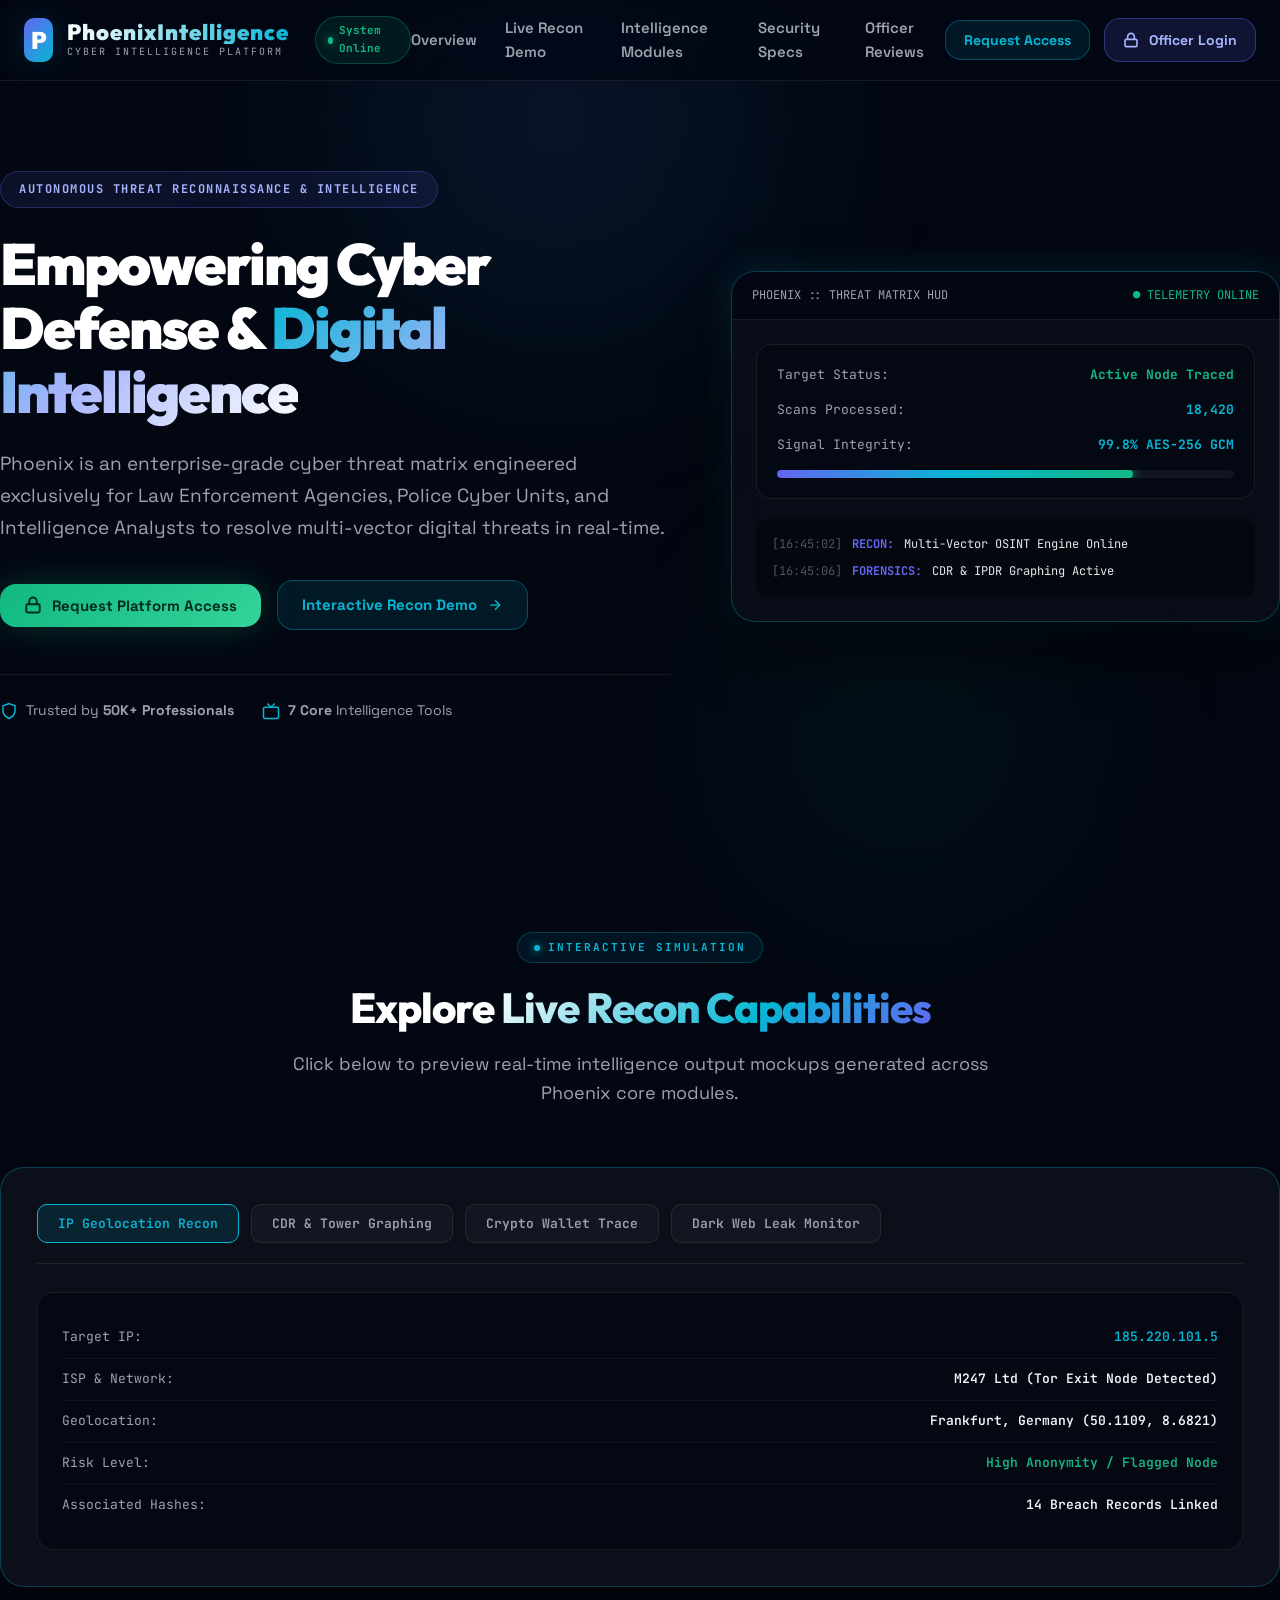
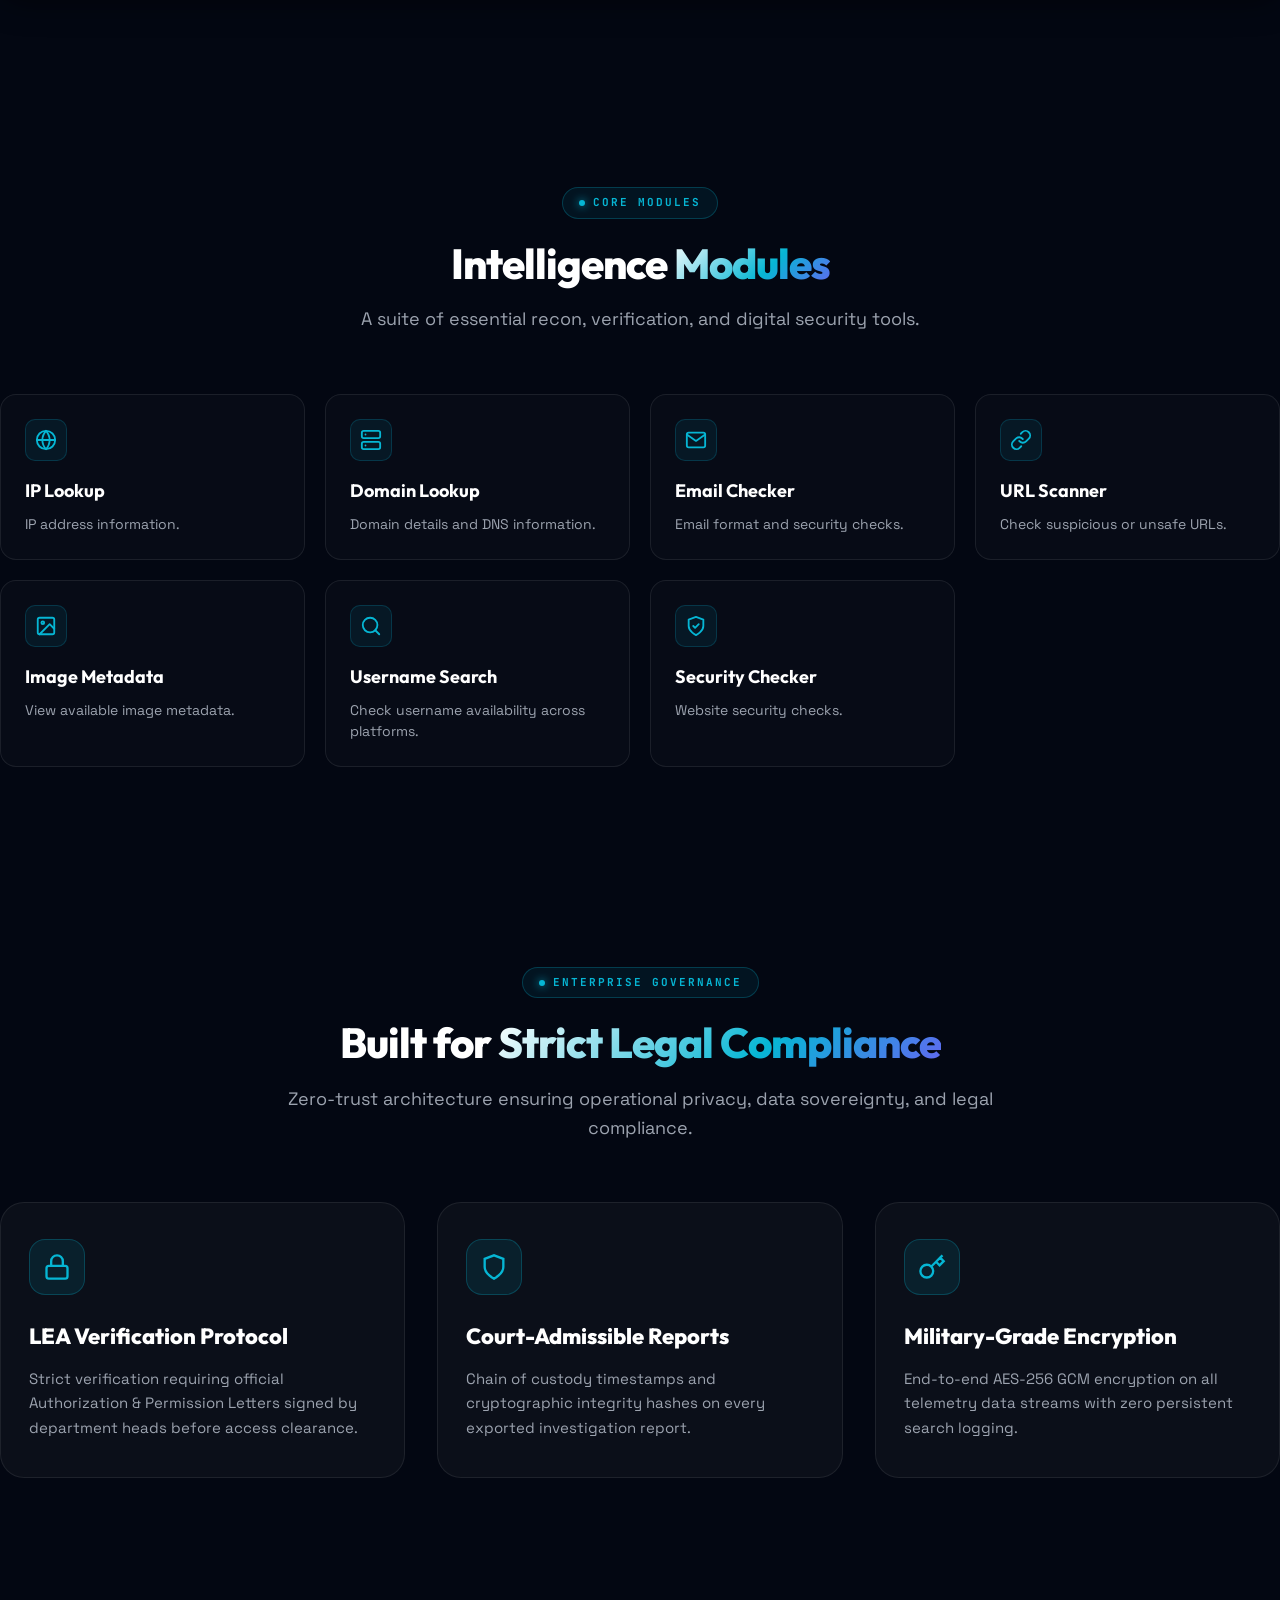
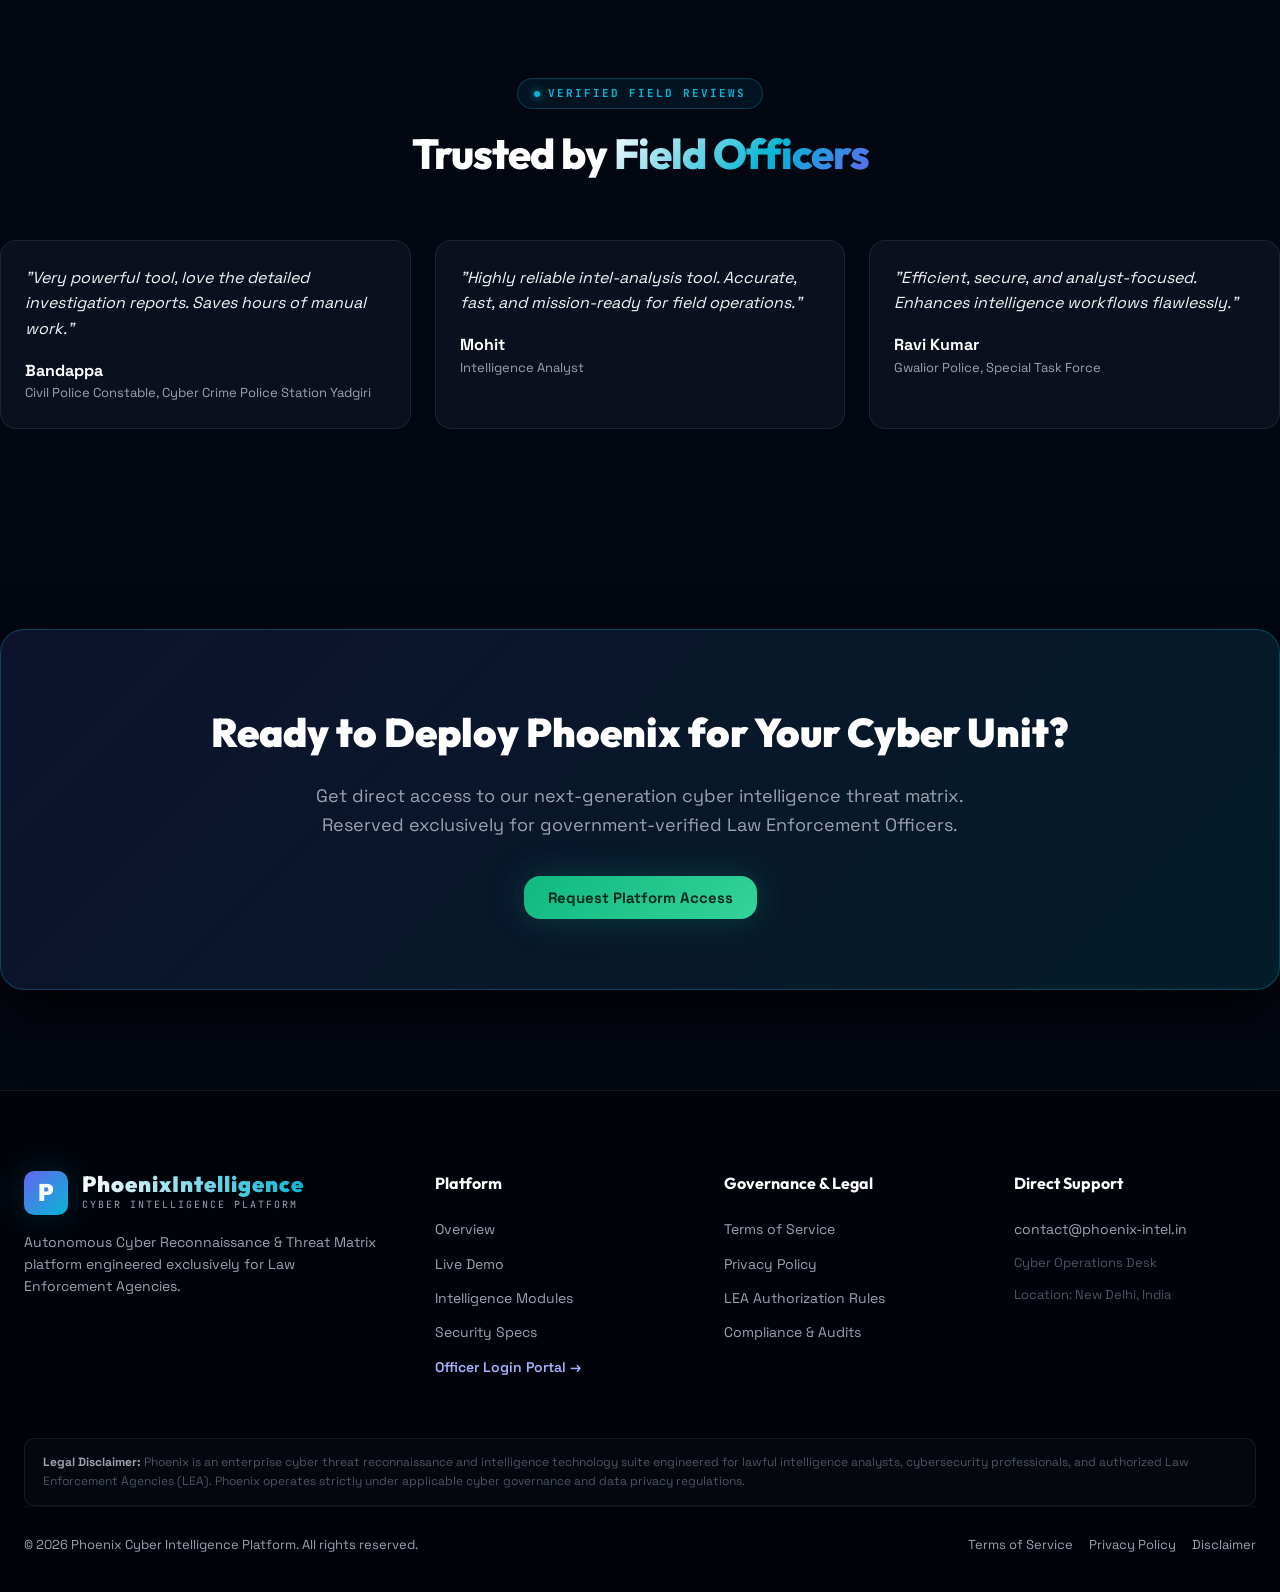
<file: index.html>
<!DOCTYPE html>
<html lang="en">
<head>
  <meta charset="UTF-8">
  <meta name="viewport" content="width=device-width, initial-scale=1.0">
  <meta name="description" content="PhoenixIntelligence — Autonomous Cyber Reconnaissance & Threat Matrix platform for Law Enforcement Agencies, Police Cyber Units, and Intelligence Analysts.">
  <title>PhoenixIntelligence — Next-Gen Cyber Intelligence Platform</title>

  <!-- Google Fonts -->
  <link rel="preconnect" href="https://fonts.googleapis.com">
  <link rel="preconnect" href="https://fonts.gstatic.com" crossorigin>
  <link href="https://fonts.googleapis.com/css2?family=JetBrains+Mono:wght@400;600;700&family=Outfit:wght@600;700;800;900&family=Space+Grotesk:wght@400;500;600;700&display=swap" rel="stylesheet">

  <link rel="stylesheet" href="style.css">
</head>
<body>

  <!-- NAVIGATION BAR -->
  <header class="navbar">
    <div class="container nav-container">
      <a href="#" class="brand-logo">
        <div class="logo-symbol">P</div>
        <div>
          <div class="brand-title">PhoenixIntelligence</div>
          <div class="brand-sub">Cyber Intelligence Platform</div>
        </div>
        <div class="status-badge">
          <span class="pulse-dot"></span>
          <span>System Online</span>
        </div>
      </a>

      <nav class="nav-menu">
        <a href="#home" class="nav-link">Overview</a>
        <a href="#recon-demo" class="nav-link">Live Recon Demo</a>
        <a href="#modules" class="nav-link">Intelligence Modules</a>
        <a href="#security" class="nav-link">Security Specs</a>
        <a href="#reviews" class="nav-link">Officer Reviews</a>
      </nav>

      <div class="nav-actions">
        <button class="btn btn-cyan" data-open-modal style="padding: 10px 18px; font-size: 14px;">
          <span>Request Access</span>
        </button>
        <a href="login.html" class="btn btn-cyan" style="padding: 10px 18px; font-size: 14px; background: rgba(99, 102, 241, 0.15); border-color: rgba(99, 102, 241, 0.4); color: #a5b4fc;">
          <svg width="16" height="16" viewBox="0 0 24 24" fill="none" stroke="currentColor" stroke-width="2.5"><rect x="3" y="11" width="18" height="11" rx="2" ry="2"></rect><path d="M7 11V7a5 5 0 0 1 10 0v4"></path></svg>
          <span>Officer Login</span>
        </a>
      </div>

      <button class="mobile-toggle" aria-label="Toggle Navigation Menu">
        <span></span>
        <span></span>
        <span></span>
      </button>
    </div>

    <!-- Mobile Navigation Drawer -->
    <div class="mobile-drawer">
      <a href="#home" class="nav-link">Overview</a>
      <a href="#recon-demo" class="nav-link">Live Recon Demo</a>
      <a href="#modules" class="nav-link">Intelligence Modules</a>
      <a href="#security" class="nav-link">Security Specs</a>
      <a href="#reviews" class="nav-link">Officer Reviews</a>
      <button class="btn btn-cyan" data-open-modal>
        <span>Request Access</span>
      </button>
      <a href="login.html" class="btn btn-cyan" style="background: rgba(99, 102, 241, 0.15); color: #a5b4fc;">
        <span>Officer Login Portal</span>
      </a>
    </div>
  </header>

  <!-- HERO SECTION -->
  <section id="home" class="container hero-grid">
    <div>
      <div class="hero-pill">
        <span>AUTONOMOUS THREAT RECONNAISSANCE & INTELLIGENCE</span>
      </div>

      <h1 class="hero-heading">
        Empowering Cyber Defense & <span class="gradient-span">Digital Intelligence</span>
      </h1>

      <p class="hero-lead">
        Phoenix is an enterprise-grade cyber threat matrix engineered exclusively for Law Enforcement Agencies, Police Cyber Units, and Intelligence Analysts to resolve multi-vector digital threats in real-time.
      </p>

      <div class="hero-cta-wrap">
        <button class="btn btn-emerald" data-open-modal>
          <svg width="18" height="18" viewBox="0 0 24 24" fill="none" stroke="currentColor" stroke-width="2.5"><rect x="3" y="11" width="18" height="11" rx="2" ry="2"></rect><path d="M7 11V7a5 5 0 0 1 10 0v4"></path></svg>
          <span>Request Platform Access</span>
        </button>

        <a href="#recon-demo" class="btn btn-cyan">
          <span>Interactive Recon Demo</span>
          <svg width="16" height="16" viewBox="0 0 24 24" fill="none" stroke="currentColor" stroke-width="2"><line x1="5" y1="12" x2="19" y2="12"></line><polyline points="12 5 19 12 12 19"></polyline></svg>
        </a>
      </div>

      <div class="hero-proof-bar">
        <div class="proof-badge">
          <svg width="18" height="18" viewBox="0 0 24 24" fill="none" stroke="currentColor" stroke-width="2"><path d="M12 22s8-4 8-10V5l-8-3-8 3v7c0 6 8 10 8 10z"></path></svg>
          <span>Trusted by <strong>50K+ Professionals</strong></span>
        </div>
        <div class="proof-badge">
          <svg width="18" height="18" viewBox="0 0 24 24" fill="none" stroke="currentColor" stroke-width="2"><rect x="2" y="7" width="20" height="15" rx="2" ry="2"></rect><polyline points="17 2 12 7 7 2"></polyline></svg>
          <span><strong>7 Core</strong> Intelligence Tools</span>
        </div>
      </div>
    </div>

    <!-- HERO VISUAL HUD -->
    <div class="hud-wrapper">
      <div class="hud-card">
        <div class="hud-topbar">
          <span>PHOENIX :: THREAT MATRIX HUD</span>
          <span style="color: var(--emerald-cta);">&#9679; TELEMETRY ONLINE</span>
        </div>

        <div class="hud-content">
          <div class="hud-scanner-box">
            <div class="scanner-row">
              <span class="key">Target Status:</span>
              <span class="val emerald">Active Node Traced</span>
            </div>
            <div class="scanner-row">
              <span class="key">Scans Processed:</span>
              <span class="val" id="hudThreats">18,420</span>
            </div>
            <div class="scanner-row">
              <span class="key">Signal Integrity:</span>
              <span class="val">99.8% AES-256 GCM</span>
            </div>

            <div class="radar-gauge">
              <div class="radar-fill"></div>
            </div>
          </div>

          <div class="hud-feed">
            <div class="feed-item">
              <span class="time">[16:45:02]</span>
              <span class="tag">RECON:</span>
              <span class="text">Multi-Vector OSINT Engine Online</span>
            </div>
            <div class="feed-item">
              <span class="time">[16:45:06]</span>
              <span class="tag">FORENSICS:</span>
              <span class="text">CDR & IPDR Graphing Active</span>
            </div>
          </div>
        </div>
      </div>
    </div>
  </section>

  <!-- INTERACTIVE RECON DEMO PANEL -->
  <section id="recon-demo" class="section container">
    <div class="section-header">
      <div class="section-pill">INTERACTIVE SIMULATION</div>
      <h2 class="section-title">Explore <span>Live Recon Capabilities</span></h2>
      <p class="section-subtitle">Click below to preview real-time intelligence output mockups generated across Phoenix core modules.</p>
    </div>

    <div class="demo-matrix-box">
      <div class="demo-tabs">
        <button class="demo-tab-btn active" data-tab="ip">IP Geolocation Recon</button>
        <button class="demo-tab-btn" data-tab="cdr">CDR & Tower Graphing</button>
        <button class="demo-tab-btn" data-tab="crypto">Crypto Wallet Trace</button>
        <button class="demo-tab-btn" data-tab="darkweb">Dark Web Leak Monitor</button>
      </div>

      <div id="demoOutput" class="demo-output-panel">
        <div class="output-row"><span class="output-label">Target IP:</span><span class="output-val cyan">185.220.101.5</span></div>
        <div class="output-row"><span class="output-label">ISP & Network:</span><span class="output-val">M247 Ltd (Tor Exit Node Detected)</span></div>
        <div class="output-row"><span class="output-label">Geolocation:</span><span class="output-val">Frankfurt, Germany (50.1109, 8.6821)</span></div>
        <div class="output-row"><span class="output-label">Risk Level:</span><span class="output-val emerald">High Anonymity / Flagged Node</span></div>
        <div class="output-row"><span class="output-label">Associated Hashes:</span><span class="output-val">14 Breach Records Linked</span></div>
      </div>
    </div>
  </section>

  <!-- CORE MODULES SHOWCASE -->
  <section id="modules" class="section container">
    <div class="section-header">
      <div class="section-pill">CORE MODULES</div>
      <h2 class="section-title">Intelligence <span>Modules</span></h2>
      <p class="section-subtitle">A suite of essential recon, verification, and digital security tools.</p>
    </div>

    <div class="modules-grid">
      <!-- 1. IP Lookup -->
      <div class="module-card">
        <div class="module-icon">
          <svg width="22" height="22" viewBox="0 0 24 24" fill="none" stroke="currentColor" stroke-width="2" stroke-linecap="round" stroke-linejoin="round"><circle cx="12" cy="12" r="10"></circle><line x1="2" y1="12" x2="22" y2="12"></line><path d="M12 2a15.3 15.3 0 0 1 4 10 15.3 15.3 0 0 1-4 10 15.3 15.3 0 0 1-4-10 15.3 15.3 0 0 1 4-10z"></path></svg>
        </div>
        <h3 class="module-title">IP Lookup</h3>
        <p class="module-desc">IP address information.</p>
      </div>

      <!-- 2. Domain Lookup -->
      <div class="module-card">
        <div class="module-icon">
          <svg width="22" height="22" viewBox="0 0 24 24" fill="none" stroke="currentColor" stroke-width="2" stroke-linecap="round" stroke-linejoin="round"><rect x="2" y="2" width="20" height="8" rx="2" ry="2"></rect><rect x="2" y="14" width="20" height="8" rx="2" ry="2"></rect><line x1="6" y1="6" x2="6.01" y2="6"></line><line x1="6" y1="18" x2="6.01" y2="18"></line></svg>
        </div>
        <h3 class="module-title">Domain Lookup</h3>
        <p class="module-desc">Domain details and DNS information.</p>
      </div>

      <!-- 3. Email Checker -->
      <div class="module-card">
        <div class="module-icon">
          <svg width="22" height="22" viewBox="0 0 24 24" fill="none" stroke="currentColor" stroke-width="2" stroke-linecap="round" stroke-linejoin="round"><path d="M4 4h16c1.1 0 2 .9 2 2v12c0 1.1-.9 2-2 2H4c-1.1 0-2-.9-2-2V6c0-1.1.9-2 2-2z"></path><polyline points="22,6 12,13 2,6"></polyline></svg>
        </div>
        <h3 class="module-title">Email Checker</h3>
        <p class="module-desc">Email format and security checks.</p>
      </div>

      <!-- 4. URL Scanner -->
      <div class="module-card">
        <div class="module-icon">
          <svg width="22" height="22" viewBox="0 0 24 24" fill="none" stroke="currentColor" stroke-width="2" stroke-linecap="round" stroke-linejoin="round"><path d="M10 13a5 5 0 0 0 7.54.54l3-3a5 5 0 0 0-7.07-7.07l-1.72 1.71"></path><path d="M14 11a5 5 0 0 0-7.54-.54l-3 3a5 5 0 0 0 7.07 7.07l1.71-1.71"></path></svg>
        </div>
        <h3 class="module-title">URL Scanner</h3>
        <p class="module-desc">Check suspicious or unsafe URLs.</p>
      </div>

      <!-- 5. Image Metadata -->
      <div class="module-card">
        <div class="module-icon">
          <svg width="22" height="22" viewBox="0 0 24 24" fill="none" stroke="currentColor" stroke-width="2" stroke-linecap="round" stroke-linejoin="round"><rect x="3" y="3" width="18" height="18" rx="2" ry="2"></rect><circle cx="8.5" cy="8.5" r="1.5"></circle><polyline points="21 15 16 10 5 21"></polyline></svg>
        </div>
        <h3 class="module-title">Image Metadata</h3>
        <p class="module-desc">View available image metadata.</p>
      </div>

      <!-- 6. Username Search -->
      <div class="module-card">
        <div class="module-icon">
          <svg width="22" height="22" viewBox="0 0 24 24" fill="none" stroke="currentColor" stroke-width="2" stroke-linecap="round" stroke-linejoin="round"><circle cx="11" cy="11" r="8"></circle><line x1="21" y1="21" x2="16.65" y2="16.65"></line></svg>
        </div>
        <h3 class="module-title">Username Search</h3>
        <p class="module-desc">Check username availability across platforms.</p>
      </div>

      <!-- 7. Security Checker -->
      <div class="module-card">
        <div class="module-icon">
          <svg width="22" height="22" viewBox="0 0 24 24" fill="none" stroke="currentColor" stroke-width="2" stroke-linecap="round" stroke-linejoin="round"><path d="M12 22s8-4 8-10V5l-8-3-8 3v7c0 6 8 10 8 10z"></path><polyline points="9 12 11 14 15 10"></polyline></svg>
        </div>
        <h3 class="module-title">Security Checker</h3>
        <p class="module-desc">Website security checks.</p>
      </div>
    </div>
  </section>

  <!-- SECURITY & CLEARANCE GRID -->
  <section id="security" class="section container">
    <div class="section-header">
      <div class="section-pill">ENTERPRISE GOVERNANCE</div>
      <h2 class="section-title">Built for <span>Strict Legal Compliance</span></h2>
      <p class="section-subtitle">Zero-trust architecture ensuring operational privacy, data sovereignty, and legal compliance.</p>
    </div>

    <div class="security-grid">
      <div class="security-card">
        <div class="security-icon">
          <svg width="28" height="28" viewBox="0 0 24 24" fill="none" stroke="currentColor" stroke-width="2"><rect x="3" y="11" width="18" height="11" rx="2" ry="2"></rect><path d="M7 11V7a5 5 0 0 1 10 0v4"></path></svg>
        </div>
        <h3 class="security-title">LEA Verification Protocol</h3>
        <p class="security-desc">Strict verification requiring official Authorization & Permission Letters signed by department heads before access clearance.</p>
      </div>

      <div class="security-card">
        <div class="security-icon">
          <svg width="28" height="28" viewBox="0 0 24 24" fill="none" stroke="currentColor" stroke-width="2"><path d="M12 22s8-4 8-10V5l-8-3-8 3v7c0 6 8 10 8 10z"></path></svg>
        </div>
        <h3 class="security-title">Court-Admissible Reports</h3>
        <p class="security-desc">Chain of custody timestamps and cryptographic integrity hashes on every exported investigation report.</p>
      </div>

      <div class="security-card">
        <div class="security-icon">
          <svg width="28" height="28" viewBox="0 0 24 24" fill="none" stroke="currentColor" stroke-width="2"><path d="M21 2l-2 2m-7.61 7.61a5.5 5.5 0 1 1-7.778 7.778 5.5 5.5 0 0 1 7.777-7.777zm0 0L15.5 7.5m0 0l3 3L22 7l-3-3m-3.5 3.5L19 4"></path></svg>
        </div>
        <h3 class="security-title">Military-Grade Encryption</h3>
        <p class="security-desc">End-to-end AES-256 GCM encryption on all telemetry data streams with zero persistent search logging.</p>
      </div>
    </div>
  </section>

  <!-- REVIEWS SECTION -->
  <section id="reviews" class="section container">
    <div class="section-header">
      <div class="section-pill">VERIFIED FIELD REVIEWS</div>
      <h2 class="section-title">Trusted by <span>Field Officers</span></h2>
    </div>

    <div style="display: grid; grid-template-columns: repeat(auto-fit, minmax(300px, 1fr)); gap: 24px;">
      <div style="background: var(--bg-card); border: 1px solid var(--border-subtle); border-radius: var(--radius-md); padding: 24px;">
        <p style="color: var(--text-main); font-style: italic; margin-bottom: 16px;">"Very powerful tool, love the detailed investigation reports. Saves hours of manual work."</p>
        <div style="font-weight: 700; color: #fff;">Bandappa</div>
        <div style="font-size: 13px; color: var(--text-muted);">Civil Police Constable, Cyber Crime Police Station Yadgiri</div>
      </div>

      <div style="background: var(--bg-card); border: 1px solid var(--border-subtle); border-radius: var(--radius-md); padding: 24px;">
        <p style="color: var(--text-main); font-style: italic; margin-bottom: 16px;">"Highly reliable intel-analysis tool. Accurate, fast, and mission-ready for field operations."</p>
        <div style="font-weight: 700; color: #fff;">Mohit</div>
        <div style="font-size: 13px; color: var(--text-muted);">Intelligence Analyst</div>
      </div>

      <div style="background: var(--bg-card); border: 1px solid var(--border-subtle); border-radius: var(--radius-md); padding: 24px;">
        <p style="color: var(--text-main); font-style: italic; margin-bottom: 16px;">"Efficient, secure, and analyst-focused. Enhances intelligence workflows flawlessly."</p>
        <div style="font-weight: 700; color: #fff;">Ravi Kumar</div>
        <div style="font-size: 13px; color: var(--text-muted);">Gwalior Police, Special Task Force</div>
      </div>
    </div>
  </section>

  <!-- CTA BANNER -->
  <section class="section container">
    <div class="cta-box">
      <h2 class="cta-heading">Ready to Deploy Phoenix for Your Cyber Unit?</h2>
      <p class="cta-sub">Get direct access to our next-generation cyber intelligence threat matrix. Reserved exclusively for government-verified Law Enforcement Officers.</p>

      <div class="cta-buttons-row">
        <button class="btn btn-emerald" data-open-modal>
          <span>Request Platform Access</span>
        </button>

      </div>
    </div>
  </section>

  <!-- MODAL -->
  <div id="accessModal" class="modal-overlay">
    <div class="modal-content-card">
      <span class="modal-close-btn" data-close-modal>&times;</span>
      <h3 style="font-family: var(--font-display); font-size: 24px; color: #fff; margin-bottom: 8px;">Request Platform Clearance</h3>
      <p style="color: var(--text-muted); font-size: 14px; margin-bottom: 20px;">Official authorization letter signed by a competent officer is required for account activation.</p>

      <form id="modalForm">
        <div class="form-group">
          <label class="form-label">Officer Full Name</label>
          <input type="text" class="form-input" placeholder="e.g. Insp. Rajesh Sharma" required>
        </div>
        <div class="form-group">
          <label class="form-label">Department / Unit</label>
          <input type="text" class="form-input" placeholder="Cyber Cell / STF" required>
        </div>
        <div class="form-group">
          <label class="form-label">Official Email Address</label>
          <input type="email" class="form-input" placeholder="officer@gov.in" required>
        </div>
        <div class="form-group">
          <label class="form-label">Official Contact Number</label>
          <input type="tel" class="form-input" placeholder="+91 XXXXX XXXXX" required>
        </div>
        <button type="submit" class="btn btn-emerald" style="width: 100%; margin-top: 10px;">
          <span>Submit Request</span>
        </button>
      </form>
    </div>
  </div>

  <!-- FOOTER -->
  <footer class="footer">
    <div class="container">
      <div class="footer-grid">
        <div class="footer-brand">
          <a href="#" class="brand-logo">
            <div class="logo-symbol">P</div>
            <div>
              <div class="brand-title">PhoenixIntelligence</div>
              <div class="brand-sub">Cyber Intelligence Platform</div>
            </div>
          </a>
          <p>Autonomous Cyber Reconnaissance & Threat Matrix platform engineered exclusively for Law Enforcement Agencies.</p>
        </div>

        <div>
          <h4 class="footer-title">Platform</h4>
          <div class="footer-links-list">
            <a href="#home">Overview</a>
            <a href="#recon-demo">Live Demo</a>
            <a href="#modules">Intelligence Modules</a>
            <a href="#security">Security Specs</a>
            <a href="login.html" style="color: #a5b4fc; font-weight: 600;">Officer Login Portal &rarr;</a>
          </div>
        </div>

        <div>
          <h4 class="footer-title">Governance & Legal</h4>
          <div class="footer-links-list">
            <a href="terms.html">Terms of Service</a>
            <a href="privacy.html">Privacy Policy</a>
            <a href="terms.html#lea-rules">LEA Authorization Rules</a>
            <a href="privacy.html#compliance">Compliance & Audits</a>
          </div>
        </div>

        <div>
          <h4 class="footer-title">Direct Support</h4>
          <div class="footer-links-list">
            <a href="mailto:contact@phoenix-intel.in">contact@phoenix-intel.in</a>
            <span style="color: var(--text-dim); font-size: 13px;">Cyber Operations Desk</span>
            <span style="color: var(--text-dim); font-size: 13px;">Location: New Delhi, India</span>
          </div>
        </div>
      </div>

      <div style="margin-top: 32px; padding: 14px 18px; background: rgba(255, 255, 255, 0.02); border: 1px solid var(--border-subtle); border-radius: var(--radius-sm); font-size: 12px; color: var(--text-dim); line-height: 1.6;">
        <strong style="color: var(--text-muted);">Legal Disclaimer:</strong> Phoenix is an enterprise cyber threat reconnaissance and intelligence technology suite engineered for lawful intelligence analysts, cybersecurity professionals, and authorized Law Enforcement Agencies (LEA). Phoenix operates strictly under applicable cyber governance and data privacy regulations.
      </div>

      <div class="footer-bottom-bar">
        <div>&copy; 2026 Phoenix Cyber Intelligence Platform. All rights reserved.</div>
        <div style="display: flex; gap: 16px;">
          <a href="terms.html" style="color: var(--text-muted);">Terms of Service</a>
          <a href="privacy.html" style="color: var(--text-muted);">Privacy Policy</a>
          <a href="terms.html#disclaimer" style="color: var(--text-muted);">Disclaimer</a>
        </div>
      </div>
    </div>
  </footer>

  <script src="script.js"></script>
</body>
</html>
</file>
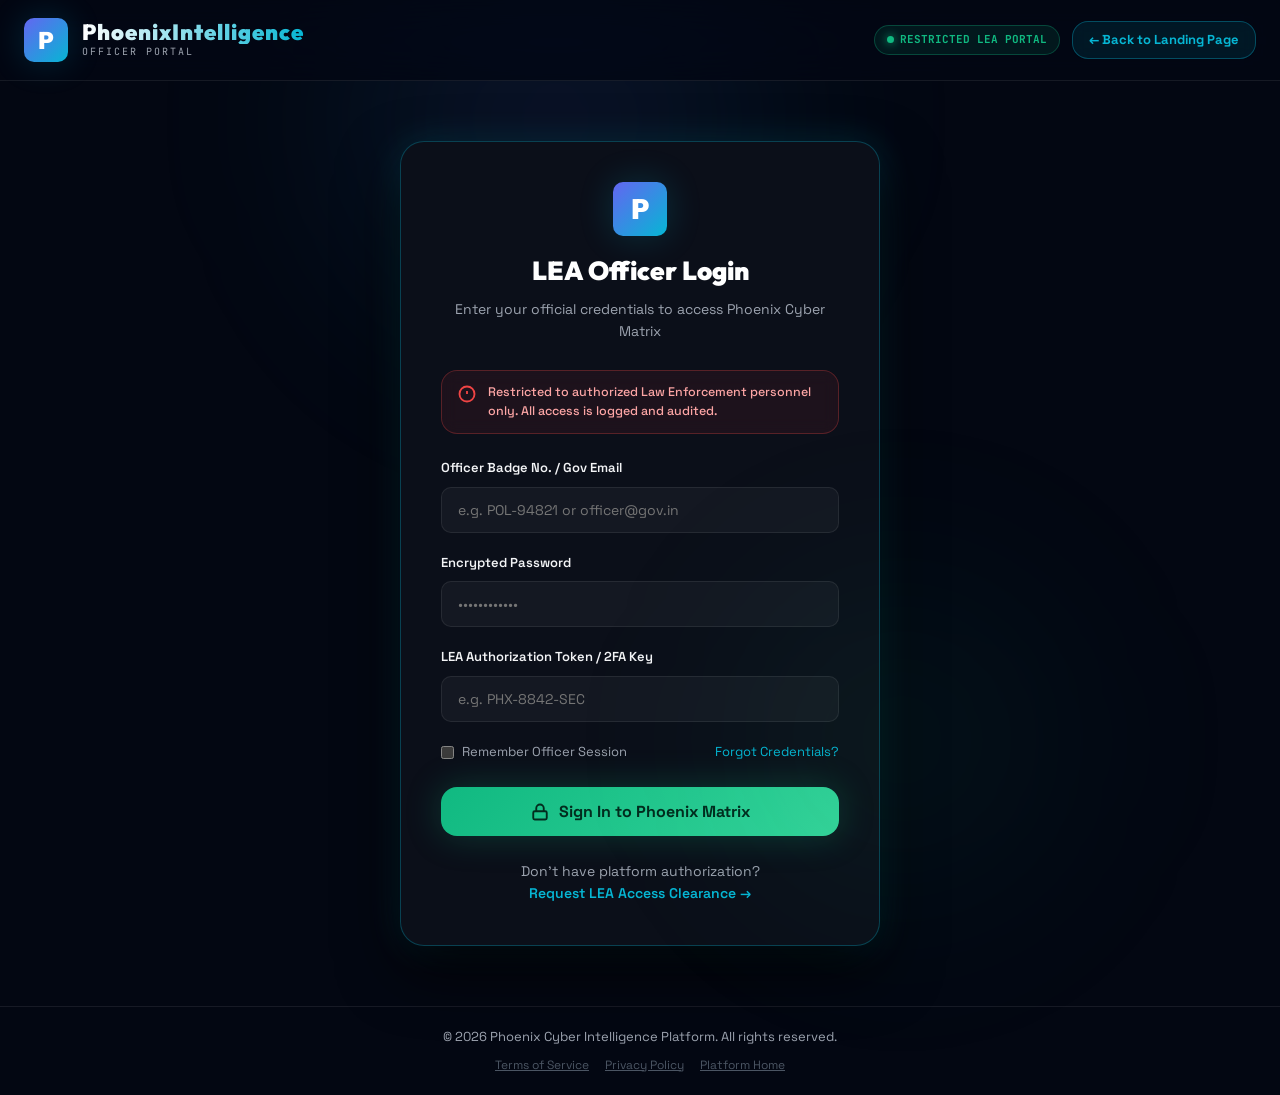
<file: login.html>
<!DOCTYPE html>
<html lang="en">
<head>
  <meta charset="UTF-8">
  <meta name="viewport" content="width=device-width, initial-scale=1.0">
  <meta name="description" content="PhoenixIntelligence LEA Portal — Restricted Officer Login & Verification.">
  <title>PhoenixIntelligence — Officer Portal Login</title>

  <!-- Google Fonts -->
  <link rel="preconnect" href="https://fonts.googleapis.com">
  <link rel="preconnect" href="https://fonts.gstatic.com" crossorigin>
  <link href="https://fonts.googleapis.com/css2?family=JetBrains+Mono:wght@400;600;700&family=Outfit:wght@600;700;800;900&family=Space+Grotesk:wght@400;500;600;700&display=swap" rel="stylesheet">

  <link rel="stylesheet" href="style.css">
</head>
<body class="login-body">

  <!-- Minimal Header -->
  <header class="navbar" style="border-bottom: 1px solid var(--border-subtle);">
    <div class="container nav-container" style="justify-content: space-between;">
      <a href="index.html" class="brand-logo">
        <div class="logo-symbol">P</div>
        <div>
          <div class="brand-title">PhoenixIntelligence</div>
          <div class="brand-sub">Officer Portal</div>
        </div>
      </a>

      <div style="display: flex; align-items: center; gap: 12px;">
        <span class="status-badge">
          <span class="pulse-dot"></span>
          <span>RESTRICTED LEA PORTAL</span>
        </span>
        <a href="index.html" class="btn btn-cyan" style="padding: 8px 16px; font-size: 13px;">
          &larr; Back to Landing Page
        </a>
      </div>
    </div>
  </header>

  <!-- Login Main Container -->
  <main class="login-container">
    <div class="login-card">
      <div class="login-brand">
        <div class="logo-symbol">P</div>
        <h2 class="login-title">LEA Officer Login</h2>
        <p class="login-subtitle">Enter your official credentials to access Phoenix Cyber Matrix</p>
      </div>

      <div class="login-security-notice">
        <svg width="18" height="18" viewBox="0 0 24 24" fill="none" stroke="currentColor" stroke-width="2.5"><circle cx="12" cy="12" r="10"></circle><line x1="12" y1="8" x2="12" y2="12"></line><line x1="12" y1="16" x2="12.01" y2="16"></line></svg>
        <span>Restricted to authorized Law Enforcement personnel only. All access is logged and audited.</span>
      </div>

      <form id="loginForm">
        <div class="form-row">
          <label for="officerId">Officer Badge No. / Gov Email</label>
          <input type="text" id="officerId" placeholder="e.g. POL-94821 or officer@gov.in" required>
        </div>

        <div class="form-row">
          <label for="password">Encrypted Password</label>
          <input type="password" id="password" placeholder="••••••••••••" required>
        </div>

        <div class="form-row">
          <label for="authKey">LEA Authorization Token / 2FA Key</label>
          <input type="text" id="authKey" placeholder="e.g. PHX-8842-SEC" required>
        </div>

        <div class="login-options">
          <label style="display: flex; align-items: center; gap: 8px; cursor: pointer;">
            <input type="checkbox" style="width: auto;">
            <span>Remember Officer Session</span>
          </label>
          <a href="#" onclick="alert('For security verification or password resets, please contact your LEA Nodal Officer or Security Support.'); return false;">Forgot Credentials?</a>
        </div>

        <button type="submit" class="btn btn-emerald btn-login">
          <svg width="18" height="18" viewBox="0 0 24 24" fill="none" stroke="currentColor" stroke-width="2.5"><rect x="3" y="11" width="18" height="11" rx="2" ry="2"></rect><path d="M7 11V7a5 5 0 0 1 10 0v4"></path></svg>
          <span>Sign In to Phoenix Matrix</span>
        </button>
      </form>

      <div class="login-back-link">
        Don't have platform authorization? <br>
        <a href="index.html#contactModal" onclick="window.location.href='index.html'; return false;">Request LEA Access Clearance &rarr;</a>
      </div>
    </div>
  </main>

  <!-- Login Footer -->
  <footer style="padding: 20px 0; text-align: center; color: var(--text-muted); font-size: 13px; border-top: 1px solid var(--border-subtle);">
    <div class="container" style="display: flex; flex-direction: column; align-items: center; gap: 8px;">
      <div>&copy; 2026 Phoenix Cyber Intelligence Platform. All rights reserved.</div>
      <div style="display: flex; gap: 16px; font-size: 12px;">
        <a href="terms.html" style="color: var(--text-dim); text-decoration: underline;">Terms of Service</a>
        <a href="privacy.html" style="color: var(--text-dim); text-decoration: underline;">Privacy Policy</a>
        <a href="index.html" style="color: var(--text-dim); text-decoration: underline;">Platform Home</a>
      </div>
    </div>
  </footer>

  <script src="script.js"></script>
</body>
</html>
</file>
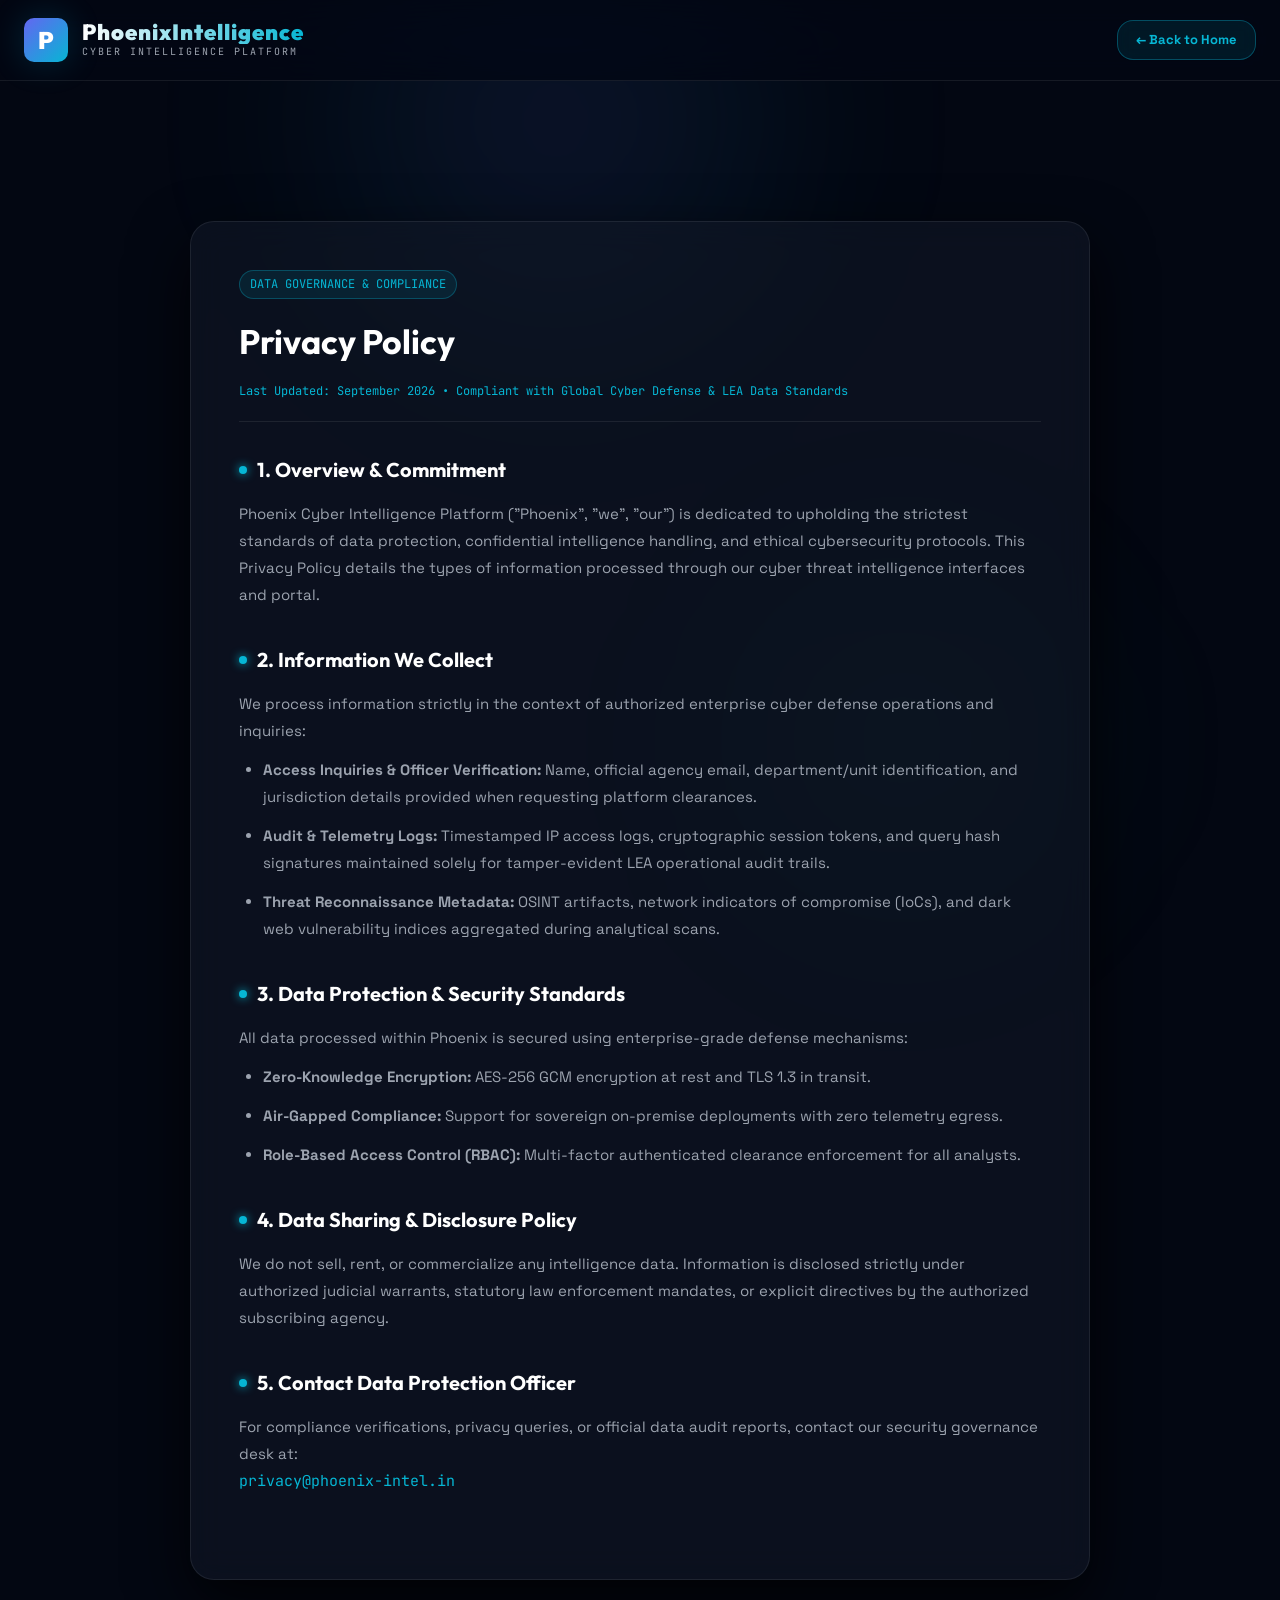
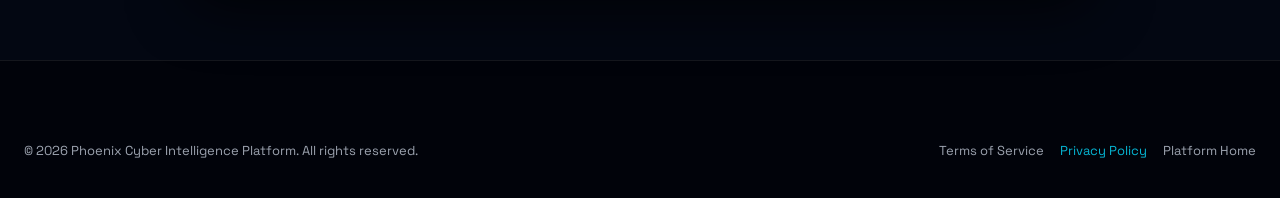
<file: privacy.html>
<!DOCTYPE html>
<html lang="en">
<head>
  <meta charset="UTF-8">
  <meta name="viewport" content="width=device-width, initial-scale=1.0">
  <meta name="description" content="PhoenixIntelligence Cyber Intelligence Platform — Privacy Policy & Data Governance.">
  <title>Privacy Policy — PhoenixIntelligence Cyber Intelligence Platform</title>

  <!-- Google Fonts -->
  <link rel="preconnect" href="https://fonts.googleapis.com">
  <link rel="preconnect" href="https://fonts.gstatic.com" crossorigin>
  <link href="https://fonts.googleapis.com/css2?family=JetBrains+Mono:wght@400;600;700&family=Outfit:wght@600;700;800;900&family=Space+Grotesk:wght@400;500;600;700&display=swap" rel="stylesheet">

  <link rel="stylesheet" href="style.css">
  <style>
    .legal-page {
      padding: 140px 0 80px;
      min-height: 100vh;
    }
    .legal-content {
      background: var(--bg-card);
      border: 1px solid var(--border-subtle);
      border-radius: var(--radius-lg);
      padding: 48px;
      backdrop-filter: blur(16px);
      box-shadow: var(--shadow-lg);
      max-width: 900px;
      margin: 0 auto;
    }
    .legal-content h1 {
      font-family: var(--font-display);
      font-size: 34px;
      margin-bottom: 12px;
      color: #ffffff;
    }
    .legal-meta {
      font-family: var(--font-mono);
      font-size: 12px;
      color: var(--cyan-accent);
      margin-bottom: 32px;
      padding-bottom: 20px;
      border-bottom: 1px solid var(--border-subtle);
    }
    .legal-section {
      margin-bottom: 36px;
    }
    .legal-section h2 {
      font-family: var(--font-display);
      font-size: 20px;
      color: #ffffff;
      margin-bottom: 14px;
      display: flex;
      align-items: center;
      gap: 10px;
    }
    .legal-section h2::before {
      content: '';
      display: inline-block;
      width: 8px;
      height: 8px;
      border-radius: 50%;
      background: var(--cyan-accent);
      box-shadow: 0 0 10px var(--cyan-accent);
    }
    .legal-section p, .legal-section li {
      color: var(--text-muted);
      font-size: 15px;
      line-height: 1.8;
      margin-bottom: 12px;
    }
    .legal-section ul {
      padding-left: 24px;
      margin-bottom: 16px;
    }
    .legal-badge {
      display: inline-block;
      padding: 4px 10px;
      background: rgba(6, 182, 212, 0.1);
      border: 1px solid rgba(6, 182, 212, 0.3);
      border-radius: var(--radius-full);
      color: var(--cyan-accent);
      font-size: 12px;
      font-family: var(--font-mono);
      margin-bottom: 16px;
    }
  </style>
</head>
<body>

  <!-- Navigation Bar -->
  <header class="navbar">
    <div class="container nav-container">
      <a href="index.html" class="brand-logo">
        <div class="logo-symbol">P</div>
        <div>
          <div class="brand-title">PhoenixIntelligence</div>
          <div class="brand-sub">Cyber Intelligence Platform</div>
        </div>
      </a>

      <div class="nav-actions">
        <a href="index.html" class="btn btn-cyan" style="padding: 9px 18px; font-size: 13px;">
          <span>&larr; Back to Home</span>
        </a>
      </div>
    </div>
  </header>

  <!-- Legal Body -->
  <main class="legal-page">
    <div class="container">
      <div class="legal-content">
        <span class="legal-badge">DATA GOVERNANCE & COMPLIANCE</span>
        <h1>Privacy Policy</h1>
        <div class="legal-meta">Last Updated: September 2026 &bull; Compliant with Global Cyber Defense & LEA Data Standards</div>

        <div class="legal-section">
          <h2>1. Overview & Commitment</h2>
          <p>
            Phoenix Cyber Intelligence Platform ("Phoenix", "we", "our") is dedicated to upholding the strictest standards of data protection, confidential intelligence handling, and ethical cybersecurity protocols. This Privacy Policy details the types of information processed through our cyber threat intelligence interfaces and portal.
          </p>
        </div>

        <div class="legal-section">
          <h2>2. Information We Collect</h2>
          <p>We process information strictly in the context of authorized enterprise cyber defense operations and inquiries:</p>
          <ul>
            <li><strong>Access Inquiries & Officer Verification:</strong> Name, official agency email, department/unit identification, and jurisdiction details provided when requesting platform clearances.</li>
            <li><strong>Audit & Telemetry Logs:</strong> Timestamped IP access logs, cryptographic session tokens, and query hash signatures maintained solely for tamper-evident LEA operational audit trails.</li>
            <li><strong>Threat Reconnaissance Metadata:</strong> OSINT artifacts, network indicators of compromise (IoCs), and dark web vulnerability indices aggregated during analytical scans.</li>
          </ul>
        </div>

        <div class="legal-section" id="compliance">
          <h2>3. Data Protection & Security Standards</h2>
          <p>
            All data processed within Phoenix is secured using enterprise-grade defense mechanisms:
          </p>
          <ul>
            <li><strong>Zero-Knowledge Encryption:</strong> AES-256 GCM encryption at rest and TLS 1.3 in transit.</li>
            <li><strong>Air-Gapped Compliance:</strong> Support for sovereign on-premise deployments with zero telemetry egress.</li>
            <li><strong>Role-Based Access Control (RBAC):</strong> Multi-factor authenticated clearance enforcement for all analysts.</li>
          </ul>
        </div>

        <div class="legal-section">
          <h2>4. Data Sharing & Disclosure Policy</h2>
          <p>
            We do not sell, rent, or commercialize any intelligence data. Information is disclosed strictly under authorized judicial warrants, statutory law enforcement mandates, or explicit directives by the authorized subscribing agency.
          </p>
        </div>

        <div class="legal-section">
          <h2>5. Contact Data Protection Officer</h2>
          <p>
            For compliance verifications, privacy queries, or official data audit reports, contact our security governance desk at:
            <br>
            <a href="mailto:privacy@phoenix-intel.in" style="color: var(--cyan-accent); font-family: var(--font-mono);">privacy@phoenix-intel.in</a>
          </p>
        </div>
      </div>
    </div>
  </main>

  <!-- Footer -->
  <footer class="footer">
    <div class="container">
      <div class="footer-bottom-bar" style="border: none; padding-top: 0;">
        <div>&copy; 2026 Phoenix Cyber Intelligence Platform. All rights reserved.</div>
        <div style="display: flex; gap: 16px;">
          <a href="terms.html" style="color: var(--text-muted);">Terms of Service</a>
          <a href="privacy.html" style="color: var(--cyan-accent);">Privacy Policy</a>
          <a href="index.html" style="color: var(--text-muted);">Platform Home</a>
        </div>
      </div>
    </div>
  </footer>

</body>
</html>
</file>
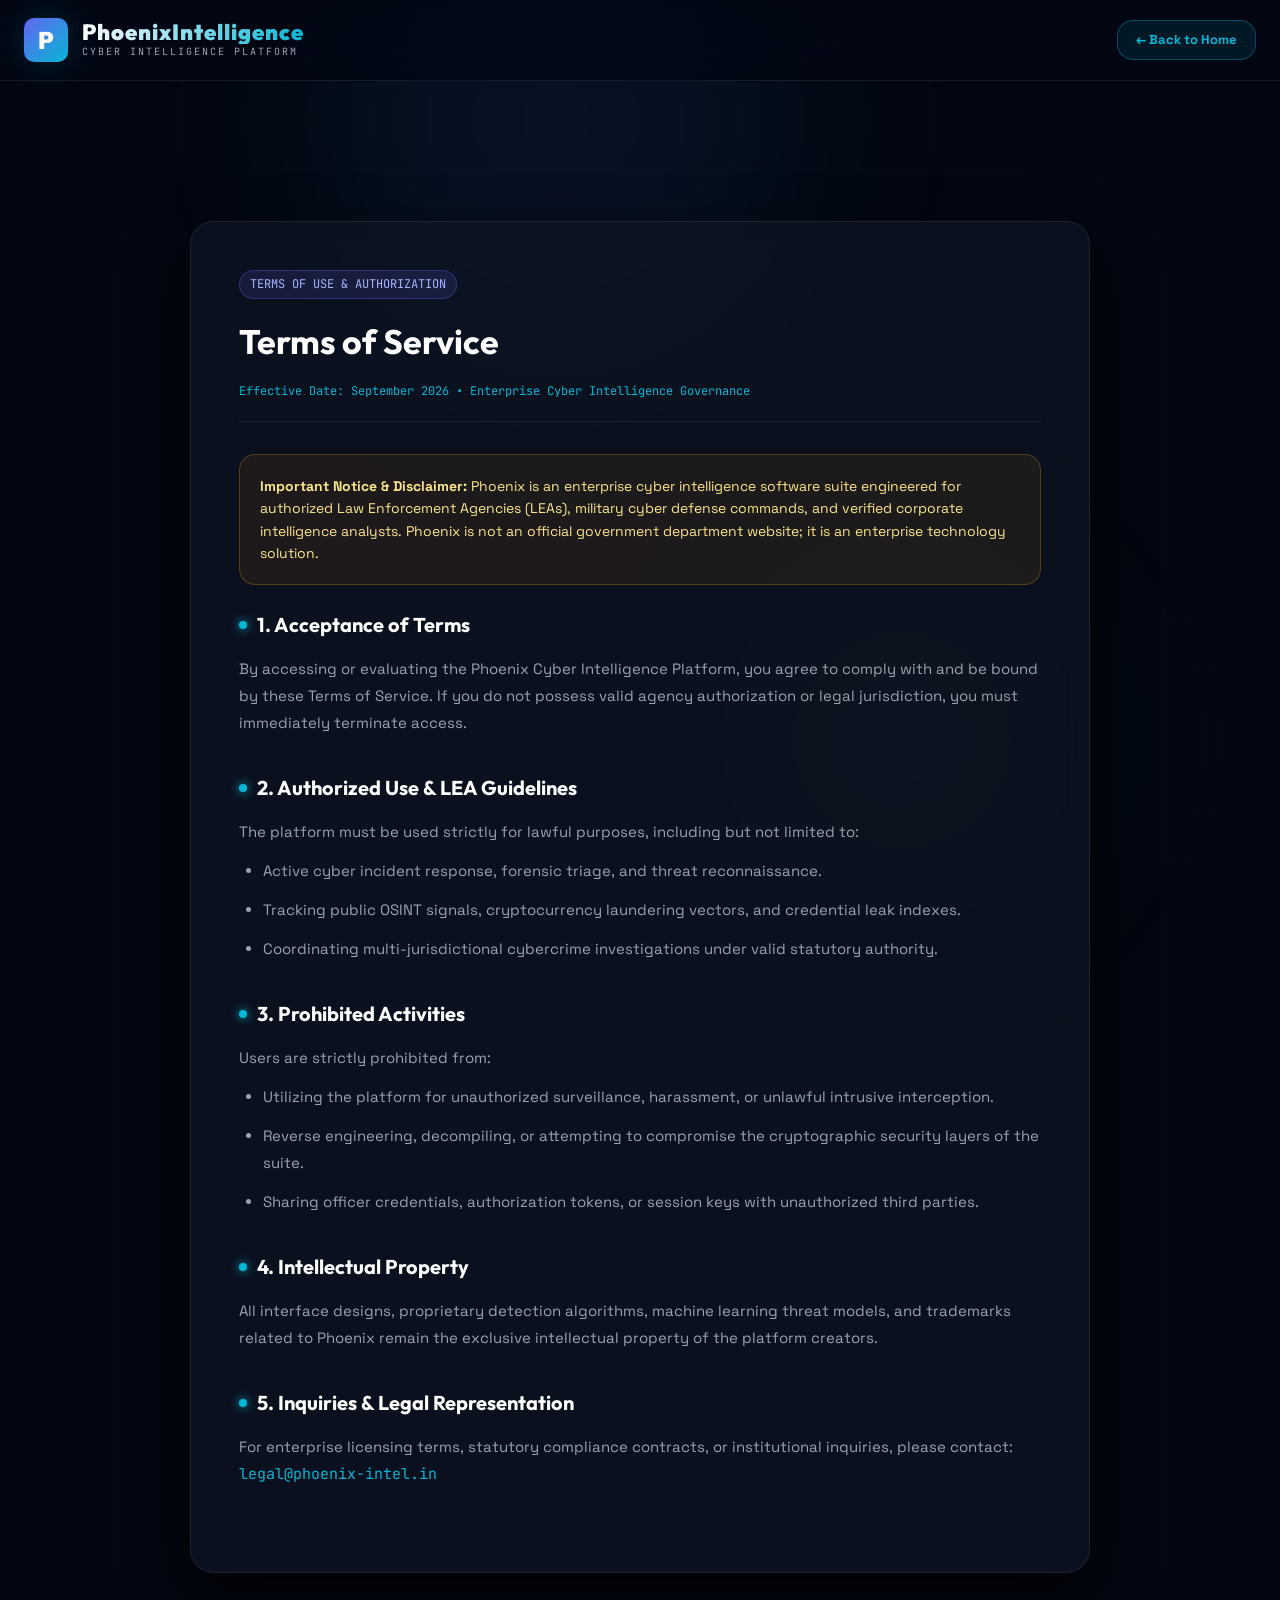
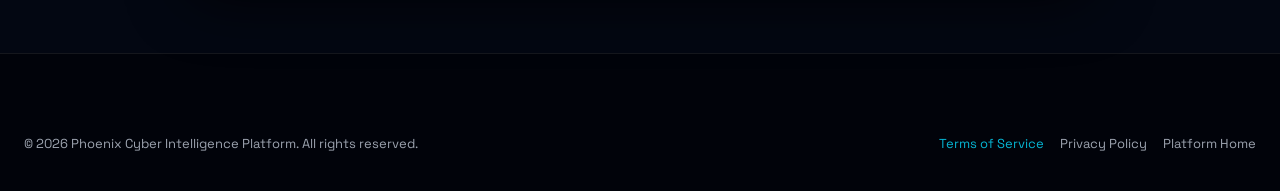
<file: terms.html>
<!DOCTYPE html>
<html lang="en">
<head>
  <meta charset="UTF-8">
  <meta name="viewport" content="width=device-width, initial-scale=1.0">
  <meta name="description" content="PhoenixIntelligence Cyber Intelligence Platform — Terms of Service & Authorization Rules.">
  <title>Terms of Service — PhoenixIntelligence Cyber Intelligence Platform</title>

  <!-- Google Fonts -->
  <link rel="preconnect" href="https://fonts.googleapis.com">
  <link rel="preconnect" href="https://fonts.gstatic.com" crossorigin>
  <link href="https://fonts.googleapis.com/css2?family=JetBrains+Mono:wght@400;600;700&family=Outfit:wght@600;700;800;900&family=Space+Grotesk:wght@400;500;600;700&display=swap" rel="stylesheet">

  <link rel="stylesheet" href="style.css">
  <style>
    .legal-page {
      padding: 140px 0 80px;
      min-height: 100vh;
    }
    .legal-content {
      background: var(--bg-card);
      border: 1px solid var(--border-subtle);
      border-radius: var(--radius-lg);
      padding: 48px;
      backdrop-filter: blur(16px);
      box-shadow: var(--shadow-lg);
      max-width: 900px;
      margin: 0 auto;
    }
    .legal-content h1 {
      font-family: var(--font-display);
      font-size: 34px;
      margin-bottom: 12px;
      color: #ffffff;
    }
    .legal-meta {
      font-family: var(--font-mono);
      font-size: 12px;
      color: var(--cyan-accent);
      margin-bottom: 32px;
      padding-bottom: 20px;
      border-bottom: 1px solid var(--border-subtle);
    }
    .legal-section {
      margin-bottom: 36px;
    }
    .legal-section h2 {
      font-family: var(--font-display);
      font-size: 20px;
      color: #ffffff;
      margin-bottom: 14px;
      display: flex;
      align-items: center;
      gap: 10px;
    }
    .legal-section h2::before {
      content: '';
      display: inline-block;
      width: 8px;
      height: 8px;
      border-radius: 50%;
      background: var(--cyan-accent);
      box-shadow: 0 0 10px var(--cyan-accent);
    }
    .legal-section p, .legal-section li {
      color: var(--text-muted);
      font-size: 15px;
      line-height: 1.8;
      margin-bottom: 12px;
    }
    .legal-section ul {
      padding-left: 24px;
      margin-bottom: 16px;
    }
    .legal-badge {
      display: inline-block;
      padding: 4px 10px;
      background: rgba(99, 102, 241, 0.15);
      border: 1px solid rgba(99, 102, 241, 0.3);
      border-radius: var(--radius-full);
      color: #a5b4fc;
      font-size: 12px;
      font-family: var(--font-mono);
      margin-bottom: 16px;
    }
    .notice-box {
      background: rgba(245, 158, 11, 0.08);
      border: 1px solid rgba(245, 158, 11, 0.25);
      border-radius: var(--radius-md);
      padding: 20px;
      margin: 24px 0;
      color: #fde68a;
      font-size: 14px;
      line-height: 1.6;
    }
  </style>
</head>
<body>

  <!-- Navigation Bar -->
  <header class="navbar">
    <div class="container nav-container">
      <a href="index.html" class="brand-logo">
        <div class="logo-symbol">P</div>
        <div>
          <div class="brand-title">PhoenixIntelligence</div>
          <div class="brand-sub">Cyber Intelligence Platform</div>
        </div>
      </a>

      <div class="nav-actions">
        <a href="index.html" class="btn btn-cyan" style="padding: 9px 18px; font-size: 13px;">
          <span>&larr; Back to Home</span>
        </a>
      </div>
    </div>
  </header>

  <!-- Legal Body -->
  <main class="legal-page">
    <div class="container">
      <div class="legal-content">
        <span class="legal-badge">TERMS OF USE & AUTHORIZATION</span>
        <h1>Terms of Service</h1>
        <div class="legal-meta">Effective Date: September 2026 &bull; Enterprise Cyber Intelligence Governance</div>

        <div class="notice-box" id="disclaimer">
          <strong>Important Notice & Disclaimer:</strong> Phoenix is an enterprise cyber intelligence software suite engineered for authorized Law Enforcement Agencies (LEAs), military cyber defense commands, and verified corporate intelligence analysts. Phoenix is not an official government department website; it is an enterprise technology solution.
        </div>

        <div class="legal-section">
          <h2>1. Acceptance of Terms</h2>
          <p>
            By accessing or evaluating the Phoenix Cyber Intelligence Platform, you agree to comply with and be bound by these Terms of Service. If you do not possess valid agency authorization or legal jurisdiction, you must immediately terminate access.
          </p>
        </div>

        <div class="legal-section" id="lea-rules">
          <h2>2. Authorized Use & LEA Guidelines</h2>
          <p>The platform must be used strictly for lawful purposes, including but not limited to:</p>
          <ul>
            <li>Active cyber incident response, forensic triage, and threat reconnaissance.</li>
            <li>Tracking public OSINT signals, cryptocurrency laundering vectors, and credential leak indexes.</li>
            <li>Coordinating multi-jurisdictional cybercrime investigations under valid statutory authority.</li>
          </ul>
        </div>

        <div class="legal-section">
          <h2>3. Prohibited Activities</h2>
          <p>Users are strictly prohibited from:</p>
          <ul>
            <li>Utilizing the platform for unauthorized surveillance, harassment, or unlawful intrusive interception.</li>
            <li>Reverse engineering, decompiling, or attempting to compromise the cryptographic security layers of the suite.</li>
            <li>Sharing officer credentials, authorization tokens, or session keys with unauthorized third parties.</li>
          </ul>
        </div>

        <div class="legal-section">
          <h2>4. Intellectual Property</h2>
          <p>
            All interface designs, proprietary detection algorithms, machine learning threat models, and trademarks related to Phoenix remain the exclusive intellectual property of the platform creators.
          </p>
        </div>

        <div class="legal-section">
          <h2>5. Inquiries & Legal Representation</h2>
          <p>
            For enterprise licensing terms, statutory compliance contracts, or institutional inquiries, please contact:
            <br>
            <a href="mailto:legal@phoenix-intel.in" style="color: var(--cyan-accent); font-family: var(--font-mono);">legal@phoenix-intel.in</a>
          </p>
        </div>
      </div>
    </div>
  </main>

  <!-- Footer -->
  <footer class="footer">
    <div class="container">
      <div class="footer-bottom-bar" style="border: none; padding-top: 0;">
        <div>&copy; 2026 Phoenix Cyber Intelligence Platform. All rights reserved.</div>
        <div style="display: flex; gap: 16px;">
          <a href="terms.html" style="color: var(--cyan-accent);">Terms of Service</a>
          <a href="privacy.html" style="color: var(--text-muted);">Privacy Policy</a>
          <a href="index.html" style="color: var(--text-muted);">Platform Home</a>
        </div>
      </div>
    </div>
  </footer>

</body>
</html>
</file>
<file: style.css>
/* ==========================================================================
   PHOENIX — Next-Gen Cyber Intelligence & Threat Matrix
   Ultra-Modern SaaS / Cyber Design System
   ========================================================================== */

:root {
  /* Color Palette */
  --bg-dark: #030712;
  --bg-surface: #0b0f19;
  --bg-card: rgba(17, 24, 39, 0.6);
  --bg-card-hover: rgba(31, 41, 55, 0.8);
  --bg-glass: rgba(255, 255, 255, 0.03);
  
  --text-main: #f3f4f6;
  --text-muted: #9ca3af;
  --text-dim: #4b5563;
  
  --indigo-primary: #6366f1;
  --cyan-accent: #06b6d4;
  --cyan-glow: rgba(6, 182, 212, 0.25);
  --emerald-cta: #10b981;
  --emerald-glow: rgba(16, 185, 129, 0.25);
  --violet-glow: rgba(99, 102, 241, 0.2);
  --amber-warn: #f59e0b;
  --rose-danger: #ef4444;
  
  --border-subtle: rgba(255, 255, 255, 0.08);
  --border-glow: rgba(6, 182, 212, 0.3);
  --border-cta: rgba(16, 185, 129, 0.4);
  
  /* Fonts */
  --font-display: 'Outfit', 'Space Grotesk', -apple-system, sans-serif;
  --font-body: 'Space Grotesk', -apple-system, sans-serif;
  --font-mono: 'JetBrains Mono', monospace;
  
  /* Radii & Shadows */
  --radius-sm: 10px;
  --radius-md: 16px;
  --radius-lg: 24px;
  --radius-full: 9999px;
  
  --shadow-sm: 0 4px 14px rgba(0, 0, 0, 0.4);
  --shadow-md: 0 12px 32px rgba(0, 0, 0, 0.6);
  --shadow-lg: 0 24px 60px rgba(0, 0, 0, 0.8);
  --shadow-cyan: 0 0 35px rgba(6, 182, 212, 0.2);
  --shadow-emerald: 0 0 35px rgba(16, 185, 129, 0.25);
}

/* CSS Reset */
*, *::before, *::after {
  box-sizing: border-box;
  margin: 0;
  padding: 0;
}

html {
  scroll-behavior: smooth;
  font-size: 16px;
  color-scheme: dark;
}

body {
  background-color: var(--bg-dark);
  color: var(--text-main);
  font-family: var(--font-body);
  line-height: 1.6;
  -webkit-font-smoothing: antialiased;
  overflow-x: hidden;
  position: relative;
}

/* Dynamic Ambient Glow Mesh */
body::before {
  content: '';
  position: fixed;
  top: -20%;
  left: 20%;
  width: 600px;
  height: 600px;
  background: radial-gradient(circle, rgba(99, 102, 241, 0.12) 0%, rgba(6, 182, 212, 0.05) 50%, transparent 70%);
  filter: blur(80px);
  pointer-events: none;
  z-index: 0;
}

body::after {
  content: '';
  position: fixed;
  bottom: -10%;
  right: 10%;
  width: 500px;
  height: 500px;
  background: radial-gradient(circle, rgba(16, 185, 129, 0.08) 0%, transparent 70%);
  filter: blur(80px);
  pointer-events: none;
  z-index: 0;
}

a {
  color: inherit;
  text-decoration: none;
}

button {
  font-family: inherit;
  cursor: pointer;
  border: none;
  background: none;
}

/* Custom Scrollbar */
::-webkit-scrollbar {
  width: 8px;
}
::-webkit-scrollbar-track {
  background: var(--bg-dark);
}
::-webkit-scrollbar-thumb {
  background: rgba(6, 182, 212, 0.3);
  border-radius: 4px;
}
::-webkit-scrollbar-thumb:hover {
  background: var(--cyan-accent);
}

/* Containers & Layout */
.container {
  max-width: 1280px;
  margin: 0 auto;
  padding: 0 24px;
  position: relative;
  z-index: 2;
}

.section {
  padding: 100px 0;
  position: relative;
  z-index: 2;
}

.section-header {
  text-align: center;
  max-width: 760px;
  margin: 0 auto 60px;
}

.section-pill {
  display: inline-flex;
  align-items: center;
  gap: 8px;
  padding: 6px 16px;
  background: rgba(6, 182, 212, 0.08);
  border: 1px solid rgba(6, 182, 212, 0.25);
  border-radius: var(--radius-full);
  color: var(--cyan-accent);
  font-family: var(--font-mono);
  font-size: 11px;
  font-weight: 700;
  letter-spacing: 2px;
  text-transform: uppercase;
  margin-bottom: 20px;
}

.section-pill::before {
  content: '';
  width: 6px;
  height: 6px;
  border-radius: 50%;
  background: var(--cyan-accent);
  box-shadow: 0 0 8px var(--cyan-accent);
}

.section-title {
  font-family: var(--font-display);
  font-size: 42px;
  font-weight: 800;
  line-height: 1.2;
  letter-spacing: -1px;
  color: #ffffff;
  margin-bottom: 16px;
}

.section-title span {
  background: linear-gradient(135deg, #ffffff 0%, var(--cyan-accent) 60%, var(--indigo-primary) 100%);
  -webkit-background-clip: text;
  background-clip: text;
  -webkit-text-fill-color: transparent;
}

.section-subtitle {
  color: var(--text-muted);
  font-size: 18px;
  line-height: 1.6;
}

/* ==========================================================================
   NAVIGATION BAR
   ========================================================================== */
header.navbar {
  position: sticky;
  top: 0;
  z-index: 1000;
  background: rgba(3, 7, 18, 0.8);
  backdrop-filter: blur(20px) saturate(180%);
  -webkit-backdrop-filter: blur(20px) saturate(180%);
  border-bottom: 1px solid var(--border-subtle);
  transition: all 0.3s ease;
}

header.navbar.scrolled {
  background: rgba(3, 7, 18, 0.95);
  border-bottom-color: rgba(6, 182, 212, 0.2);
  box-shadow: 0 10px 30px rgba(0, 0, 0, 0.7);
}

.nav-container {
  display: flex;
  align-items: center;
  justify-content: space-between;
  height: 80px;
}

.brand-logo {
  display: flex;
  align-items: center;
  gap: 14px;
}

.logo-symbol {
  width: 44px;
  height: 44px;
  border-radius: var(--radius-sm);
  background: linear-gradient(135deg, var(--indigo-primary), var(--cyan-accent));
  display: flex;
  align-items: center;
  justify-content: center;
  color: #ffffff;
  font-family: var(--font-display);
  font-weight: 900;
  font-size: 24px;
  box-shadow: var(--shadow-cyan);
  transition: transform 0.3s ease;
}

.brand-logo:hover .logo-symbol {
  transform: rotate(-6deg) scale(1.05);
}

.brand-title {
  font-family: var(--font-display);
  font-weight: 900;
  font-size: 22px;
  letter-spacing: 1px;
  background: linear-gradient(90deg, #ffffff 0%, var(--cyan-accent) 100%);
  -webkit-background-clip: text;
  background-clip: text;
  -webkit-text-fill-color: transparent;
  line-height: 1.1;
}

.brand-sub {
  font-family: var(--font-mono);
  font-size: 10px;
  color: var(--text-muted);
  letter-spacing: 2px;
  text-transform: uppercase;
  white-space: nowrap;
}

.status-badge {
  display: inline-flex;
  align-items: center;
  gap: 6px;
  padding: 5px 12px;
  background: rgba(16, 185, 129, 0.1);
  border: 1px solid rgba(16, 185, 129, 0.3);
  border-radius: var(--radius-full);
  color: var(--emerald-cta);
  font-family: var(--font-mono);
  font-size: 11px;
  font-weight: 700;
  margin-left: 12px;
}

.pulse-dot {
  width: 7px;
  height: 7px;
  border-radius: 50%;
  background-color: var(--emerald-cta);
  box-shadow: 0 0 10px var(--emerald-cta);
  animation: pulse 2s infinite ease-in-out;
}

@keyframes pulse {
  0%, 100% { opacity: 1; transform: scale(1); }
  50% { opacity: 0.3; transform: scale(0.8); }
}

.nav-menu {
  display: flex;
  align-items: center;
  gap: 28px;
}

.nav-link {
  color: var(--text-muted);
  font-size: 15px;
  font-weight: 600;
  transition: all 0.25s ease;
}

.nav-link:hover, .nav-link.active {
  color: var(--cyan-accent);
}

.nav-actions {
  display: flex;
  align-items: center;
  gap: 14px;
}

/* Buttons */
.btn {
  display: inline-flex;
  align-items: center;
  justify-content: center;
  gap: 10px;
  padding: 12px 24px;
  border-radius: var(--radius-md);
  font-weight: 700;
  font-size: 15px;
  transition: all 0.3s cubic-bezier(0.4, 0, 0.2, 1);
  white-space: nowrap;
}

.btn-emerald {
  background: linear-gradient(135deg, var(--emerald-cta), #34d399);
  color: #022c1e;
  box-shadow: var(--shadow-emerald);
}

.btn-emerald:hover {
  transform: translateY(-3px);
  box-shadow: 0 14px 40px rgba(16, 185, 129, 0.4);
  filter: brightness(1.1);
}

.btn-cyan {
  background: rgba(6, 182, 212, 0.1);
  border: 1px solid rgba(6, 182, 212, 0.35);
  color: var(--cyan-accent);
  backdrop-filter: blur(10px);
}

.btn-cyan:hover {
  background: rgba(6, 182, 212, 0.2);
  border-color: var(--cyan-accent);
  transform: translateY(-3px);
  box-shadow: var(--shadow-cyan);
}

.mobile-toggle {
  display: none;
  flex-direction: column;
  gap: 5px;
  width: 40px;
  height: 40px;
  padding: 8px;
  background: rgba(255, 255, 255, 0.05);
  border: 1px solid var(--border-subtle);
  border-radius: var(--radius-sm);
  cursor: pointer;
}

.mobile-toggle span {
  width: 100%;
  height: 2px;
  background: #ffffff;
  border-radius: 2px;
  transition: all 0.3s ease;
}

.mobile-drawer {
  display: none;
  position: fixed;
  top: 80px;
  left: 0;
  right: 0;
  background: rgba(3, 7, 18, 0.98);
  backdrop-filter: blur(25px);
  border-bottom: 1px solid var(--border-subtle);
  padding: 24px;
  flex-direction: column;
  gap: 16px;
  z-index: 999;
}

.mobile-drawer.active {
  display: flex;
}

/* ==========================================================================
   HERO SECTION & INTERACTIVE TERMINAL HUD
   ========================================================================== */
.hero-grid {
  display: grid;
  grid-template-columns: 1.1fr 0.9fr;
  gap: 60px;
  align-items: center;
  padding: 90px 0 110px;
}

.hero-pill {
  display: inline-flex;
  align-items: center;
  gap: 8px;
  padding: 8px 18px;
  background: rgba(99, 102, 241, 0.1);
  border: 1px solid rgba(99, 102, 241, 0.3);
  border-radius: var(--radius-full);
  color: #a5b4fc;
  font-family: var(--font-mono);
  font-size: 12px;
  font-weight: 700;
  letter-spacing: 1.5px;
  text-transform: uppercase;
  margin-bottom: 24px;
}

.hero-heading {
  font-family: var(--font-display);
  font-size: 58px;
  font-weight: 900;
  line-height: 1.1;
  letter-spacing: -2px;
  color: #ffffff;
  margin-bottom: 24px;
}

.hero-heading .gradient-span {
  background: linear-gradient(135deg, var(--cyan-accent) 0%, #a5b4fc 50%, #ffffff 100%);
  -webkit-background-clip: text;
  background-clip: text;
  -webkit-text-fill-color: transparent;
}

.hero-lead {
  font-size: 19px;
  color: var(--text-muted);
  line-height: 1.7;
  margin-bottom: 36px;
}

.hero-cta-wrap {
  display: flex;
  align-items: center;
  gap: 16px;
  flex-wrap: wrap;
  margin-bottom: 44px;
}

.hero-proof-bar {
  display: flex;
  align-items: center;
  gap: 28px;
  padding-top: 24px;
  border-top: 1px solid var(--border-subtle);
  color: var(--text-muted);
  font-size: 14px;
}

.proof-badge {
  display: flex;
  align-items: center;
  gap: 8px;
}

.proof-badge svg {
  color: var(--cyan-accent);
}

/* Interactive Visual HUD Card */
.hud-wrapper {
  position: relative;
}

.hud-card {
  background: rgba(11, 15, 25, 0.85);
  border: 1px solid var(--border-glow);
  border-radius: var(--radius-lg);
  box-shadow: var(--shadow-lg), var(--shadow-cyan);
  overflow: hidden;
  backdrop-filter: blur(20px);
}

.hud-topbar {
  display: flex;
  align-items: center;
  justify-content: space-between;
  padding: 14px 20px;
  background: rgba(3, 7, 18, 0.9);
  border-bottom: 1px solid var(--border-subtle);
  font-family: var(--font-mono);
  font-size: 12px;
  color: var(--text-muted);
}

.hud-content {
  padding: 24px;
}

.hud-scanner-box {
  background: rgba(3, 7, 18, 0.6);
  border: 1px solid var(--border-subtle);
  border-radius: var(--radius-md);
  padding: 20px;
  margin-bottom: 20px;
  display: flex;
  flex-direction: column;
  gap: 14px;
}

.scanner-row {
  display: flex;
  align-items: center;
  justify-content: space-between;
  font-family: var(--font-mono);
  font-size: 13px;
}

.scanner-row .key { color: var(--text-muted); }
.scanner-row .val { color: var(--cyan-accent); font-weight: 700; }
.scanner-row .val.emerald { color: var(--emerald-cta); }

.radar-gauge {
  height: 8px;
  background: rgba(255, 255, 255, 0.05);
  border-radius: var(--radius-full);
  overflow: hidden;
  position: relative;
}

.radar-fill {
  width: 78%;
  height: 100%;
  background: linear-gradient(90deg, var(--indigo-primary), var(--cyan-accent), var(--emerald-cta));
  border-radius: var(--radius-full);
  box-shadow: 0 0 12px var(--cyan-accent);
}

.hud-feed {
  background: rgba(0, 0, 0, 0.4);
  border-radius: var(--radius-sm);
  padding: 16px;
  font-family: var(--font-mono);
  font-size: 12px;
  display: flex;
  flex-direction: column;
  gap: 8px;
}

.feed-item {
  display: flex;
  gap: 10px;
}

.feed-item .time { color: var(--text-dim); }
.feed-item .tag { color: var(--indigo-primary); font-weight: 700; }
.feed-item .text { color: #e5e7eb; }

/* ==========================================================================
   INTERACTIVE LIVE DEMO PREVIEW MATRIX
   ========================================================================== */
.demo-matrix-box {
  background: var(--bg-surface);
  border: 1px solid var(--border-glow);
  border-radius: var(--radius-lg);
  padding: 36px;
  box-shadow: var(--shadow-md);
  margin-top: 40px;
}

.demo-tabs {
  display: flex;
  gap: 12px;
  border-bottom: 1px solid var(--border-subtle);
  padding-bottom: 20px;
  margin-bottom: 28px;
  overflow-x: auto;
}

.demo-tab-btn {
  padding: 10px 20px;
  border-radius: var(--radius-sm);
  background: rgba(255, 255, 255, 0.03);
  border: 1px solid var(--border-subtle);
  color: var(--text-muted);
  font-family: var(--font-mono);
  font-size: 13px;
  font-weight: 600;
  transition: all 0.25s ease;
}

.demo-tab-btn:hover, .demo-tab-btn.active {
  background: rgba(6, 182, 212, 0.12);
  border-color: var(--cyan-accent);
  color: var(--cyan-accent);
}

.demo-output-panel {
  background: rgba(3, 7, 18, 0.7);
  border: 1px solid var(--border-subtle);
  border-radius: var(--radius-md);
  padding: 24px;
  font-family: var(--font-mono);
  font-size: 13px;
  min-height: 200px;
}

.output-row {
  display: flex;
  justify-content: space-between;
  padding: 10px 0;
  border-bottom: 1px solid rgba(255, 255, 255, 0.04);
}

.output-row:last-child { border-bottom: none; }
.output-label { color: var(--text-muted); }
.output-val { color: var(--text-main); font-weight: 600; }
.output-val.cyan { color: var(--cyan-accent); }
.output-val.emerald { color: var(--emerald-cta); }

/* ==========================================================================
   INTELLIGENCE MODULES
   ========================================================================== */
.modules-grid {
  display: grid;
  grid-template-columns: repeat(auto-fill, minmax(260px, 1fr));
  gap: 20px;
}

.module-card {
  background: rgba(255, 255, 255, 0.02);
  border: 1px solid var(--border-subtle);
  border-radius: var(--radius-md);
  padding: 24px;
  transition: all 0.25s ease;
  display: flex;
  flex-direction: column;
}

.module-card:hover {
  background: rgba(255, 255, 255, 0.04);
  border-color: rgba(6, 182, 212, 0.4);
  transform: translateY(-3px);
}

.module-icon {
  width: 42px;
  height: 42px;
  border-radius: var(--radius-sm);
  background: rgba(6, 182, 212, 0.08);
  border: 1px solid rgba(6, 182, 212, 0.2);
  display: flex;
  align-items: center;
  justify-content: center;
  color: var(--cyan-accent);
  margin-bottom: 16px;
}

.module-title {
  font-family: var(--font-display);
  font-size: 18px;
  font-weight: 700;
  color: #ffffff;
  margin-bottom: 8px;
}

.module-desc {
  font-size: 14px;
  color: var(--text-muted);
  line-height: 1.5;
  margin: 0;
}

/* ==========================================================================
   SECURITY & CLEARANCE GRID
   ========================================================================== */
.security-grid {
  display: grid;
  grid-template-columns: repeat(3, 1fr);
  gap: 32px;
}

.security-card {
  background: var(--bg-surface);
  border: 1px solid var(--border-subtle);
  border-radius: var(--radius-lg);
  padding: 36px 28px;
  transition: all 0.3s ease;
}

.security-card:hover {
  border-color: var(--cyan-accent);
  transform: translateY(-4px);
}

.security-icon {
  width: 56px;
  height: 56px;
  border-radius: var(--radius-md);
  background: rgba(6, 182, 212, 0.1);
  border: 1px solid rgba(6, 182, 212, 0.25);
  display: flex;
  align-items: center;
  justify-content: center;
  color: var(--cyan-accent);
  margin-bottom: 24px;
}

.security-title {
  font-family: var(--font-display);
  font-size: 22px;
  font-weight: 800;
  color: #ffffff;
  margin-bottom: 12px;
}

.security-desc {
  color: var(--text-muted);
  font-size: 15px;
  line-height: 1.65;
}

/* ==========================================================================
   CONVERSION CTA & MODAL
   ========================================================================== */
.cta-box {
  background: linear-gradient(135deg, rgba(99, 102, 241, 0.12), rgba(6, 182, 212, 0.12));
  border: 1px solid var(--border-glow);
  border-radius: var(--radius-lg);
  padding: 70px 40px;
  text-align: center;
  position: relative;
  overflow: hidden;
  box-shadow: var(--shadow-lg);
}

.cta-heading {
  font-family: var(--font-display);
  font-size: 40px;
  font-weight: 900;
  color: #ffffff;
  margin-bottom: 18px;
}

.cta-sub {
  color: var(--text-muted);
  font-size: 18px;
  max-width: 660px;
  margin: 0 auto 36px;
}

.cta-buttons-row {
  display: flex;
  align-items: center;
  justify-content: center;
  gap: 18px;
  flex-wrap: wrap;
}

/* Modal Overlay */
.modal-overlay {
  position: fixed;
  inset: 0;
  background: rgba(0, 0, 0, 0.88);
  backdrop-filter: blur(20px);
  z-index: 2000;
  display: flex;
  align-items: center;
  justify-content: center;
  padding: 24px;
  opacity: 0;
  visibility: hidden;
  transition: all 0.3s ease;
}

.modal-overlay.active {
  opacity: 1;
  visibility: visible;
}

.modal-content-card {
  background: var(--bg-surface);
  border: 1px solid var(--border-glow);
  border-radius: var(--radius-lg);
  max-width: 520px;
  width: 100%;
  padding: 36px;
  position: relative;
  box-shadow: var(--shadow-lg);
}

.modal-close-btn {
  position: absolute;
  top: 20px;
  right: 20px;
  color: var(--text-muted);
  font-size: 24px;
  cursor: pointer;
}

.modal-close-btn:hover { color: var(--cyan-accent); }

.form-group {
  margin-bottom: 20px;
}

.form-label {
  display: block;
  font-size: 13px;
  font-weight: 600;
  color: var(--text-main);
  margin-bottom: 8px;
}

.form-input {
  width: 100%;
  padding: 13px 16px;
  background: rgba(255, 255, 255, 0.04);
  border: 1px solid var(--border-subtle);
  border-radius: var(--radius-sm);
  color: #ffffff;
  font-family: var(--font-body);
  font-size: 14px;
}

.form-input:focus {
  outline: none;
  border-color: var(--cyan-accent);
  box-shadow: var(--shadow-cyan);
}

/* ==========================================================================
   FOOTER
   ========================================================================== */
footer.footer {
  background: rgba(2, 4, 10, 0.95);
  border-top: 1px solid var(--border-subtle);
  padding: 80px 0 36px;
}

.footer-grid {
  display: grid;
  grid-template-columns: 1.5fr 1fr 1fr 1fr;
  gap: 48px;
  margin-bottom: 60px;
}

.footer-brand p {
  color: var(--text-muted);
  font-size: 14px;
  margin-top: 16px;
}

.footer-title {
  font-family: var(--font-display);
  font-size: 16px;
  font-weight: 700;
  color: #ffffff;
  margin-bottom: 22px;
}

.footer-links-list {
  display: flex;
  flex-direction: column;
  gap: 12px;
}

.footer-links-list a {
  color: var(--text-muted);
  font-size: 14px;
  transition: color 0.2s ease;
}

.footer-links-list a:hover {
  color: var(--cyan-accent);
}

.footer-bottom-bar {
  display: flex;
  align-items: center;
  justify-content: space-between;
  padding-top: 28px;
  border-top: 1px solid rgba(255, 255, 255, 0.05);
  color: var(--text-muted);
  font-size: 13px;
}

/* Responsive Media Queries */
@media (max-width: 1024px) {
  .hero-grid { grid-template-columns: 1fr; gap: 40px; }
  .security-grid { grid-template-columns: 1fr; }
  .footer-grid { grid-template-columns: 1fr 1fr; }
}

@media (max-width: 768px) {
  .nav-menu, .nav-actions .btn-cyan { display: none; }
  .mobile-toggle { display: flex; }
  .hero-heading { font-size: 42px; }
  .section-title { font-size: 32px; }
  .footer-grid { grid-template-columns: 1fr; }
  .footer-bottom-bar { flex-direction: column; gap: 14px; text-align: center; }
}

/* ==========================================================================
   OFFICER LOGIN PAGE STYLES (login.html)
   ========================================================================== */
.login-body {
  min-height: 100vh;
  display: flex;
  flex-direction: column;
  justify-content: space-between;
  background-color: var(--bg-dark);
  position: relative;
}

.login-container {
  display: flex;
  align-items: center;
  justify-content: center;
  flex: 1;
  padding: 60px 24px;
}

.login-card {
  background: var(--bg-surface);
  border: 1px solid var(--border-glow);
  border-radius: var(--radius-lg);
  max-width: 480px;
  width: 100%;
  padding: 40px;
  box-shadow: var(--shadow-lg), var(--shadow-cyan);
  position: relative;
  backdrop-filter: blur(25px);
}

.login-brand {
  text-align: center;
  margin-bottom: 28px;
}

.login-brand .logo-symbol {
  margin: 0 auto 14px;
  width: 54px;
  height: 54px;
  font-size: 28px;
}

.login-title {
  font-family: var(--font-display);
  font-size: 26px;
  font-weight: 900;
  color: #ffffff;
  margin-bottom: 6px;
}

.login-subtitle {
  color: var(--text-muted);
  font-size: 14px;
}

.login-security-notice {
  background: rgba(239, 68, 68, 0.08);
  border: 1px solid rgba(239, 68, 68, 0.28);
  border-radius: var(--radius-md);
  padding: 12px 16px;
  display: flex;
  align-items: flex-start;
  gap: 12px;
  margin-bottom: 24px;
  backdrop-filter: blur(8px);
}

.login-security-notice svg {
  flex-shrink: 0;
  width: 18px;
  height: 18px;
  margin-top: 2px;
  color: var(--rose-danger);
}

.login-security-notice span {
  font-size: 12.5px;
  line-height: 1.5;
  color: #fca5a5;
  font-weight: 500;
}

.form-row {
  margin-bottom: 20px;
}

.form-row label {
  display: block;
  font-size: 13px;
  font-weight: 600;
  color: var(--text-main);
  margin-bottom: 8px;
}

.form-row input {
  width: 100%;
  padding: 13px 16px;
  background: rgba(255, 255, 255, 0.04);
  border: 1px solid var(--border-subtle);
  border-radius: var(--radius-sm);
  color: #ffffff;
  font-family: var(--font-body);
  font-size: 14px;
  transition: all 0.25s ease;
}

.form-row input:focus {
  outline: none;
  border-color: var(--cyan-accent);
  box-shadow: var(--shadow-cyan);
}

.login-options {
  display: flex;
  align-items: center;
  justify-content: space-between;
  font-size: 13px;
  color: var(--text-muted);
  margin-bottom: 24px;
}

.login-options a {
  color: var(--cyan-accent);
}

.login-options a:hover {
  text-decoration: underline;
}

.btn-login {
  width: 100%;
  padding: 14px;
  font-size: 16px;
}

.login-back-link {
  text-align: center;
  margin-top: 24px;
  font-size: 14px;
  color: var(--text-muted);
}

.login-back-link a {
  color: var(--cyan-accent);
  font-weight: 600;
}
</file>
